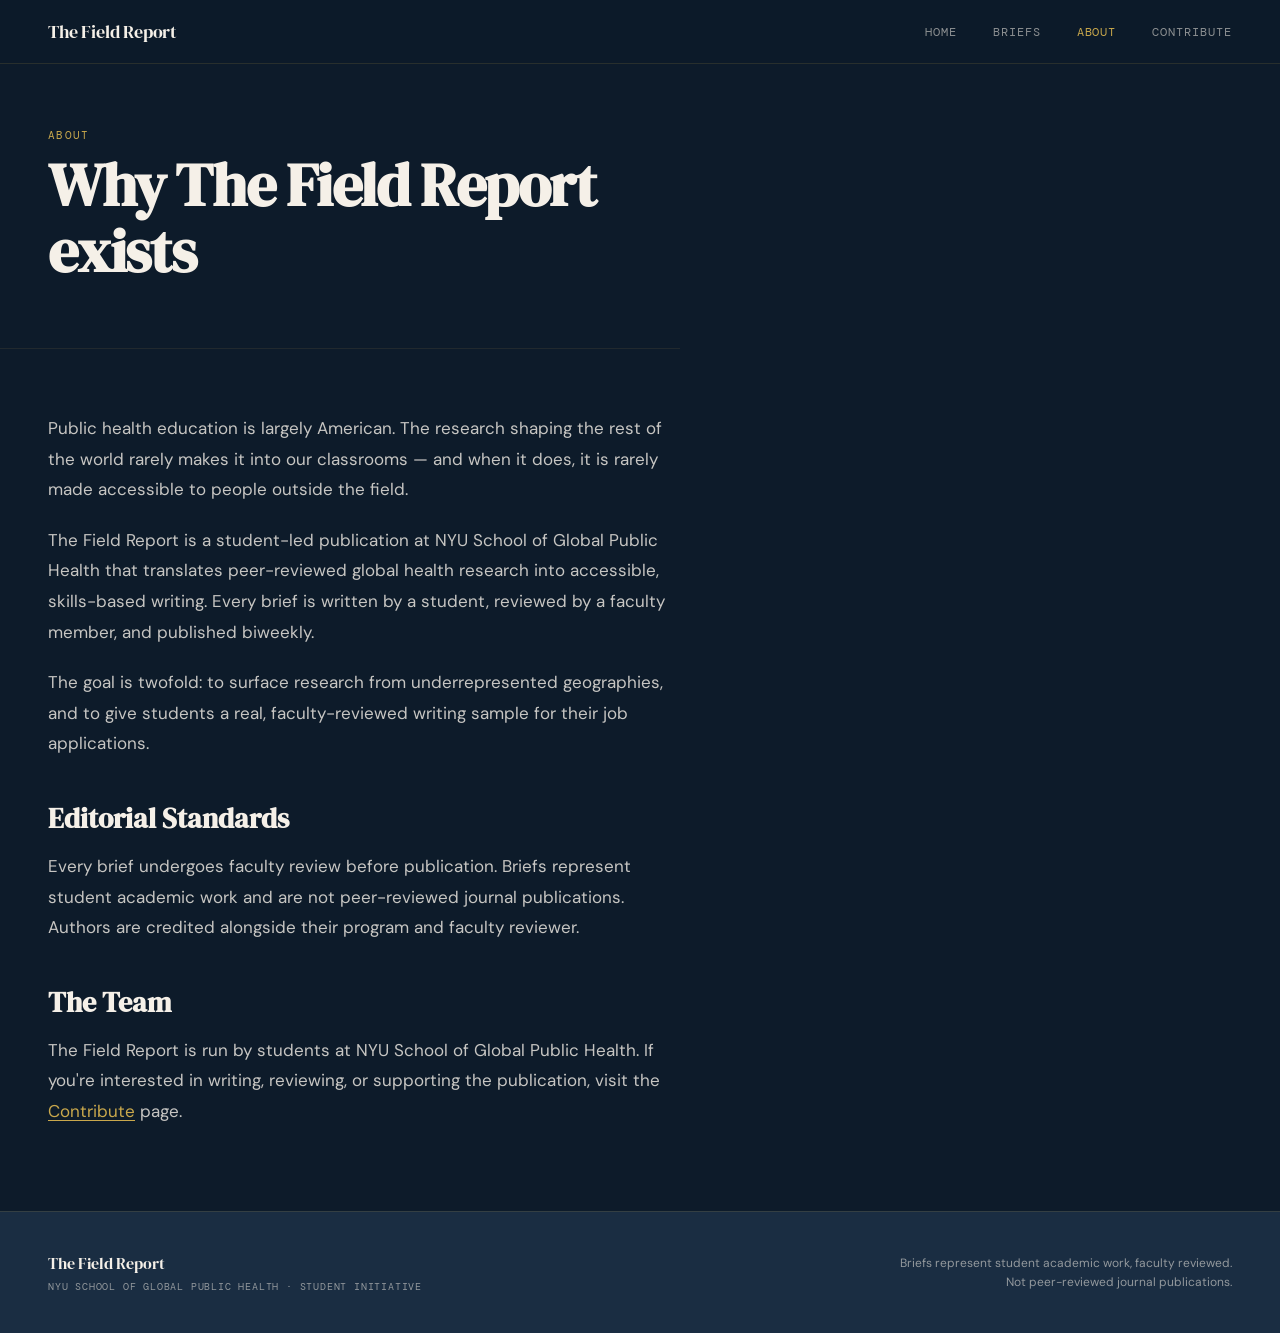
<file: about.html>
<!DOCTYPE html>
<html lang="en">
<head>
  <meta charset="utf-8">
  <meta name="viewport" content="width=device-width, initial-scale=1">
  <title>About — The Field Report</title>
  <link rel="preconnect" href="https://fonts.googleapis.com">
  <link href="https://fonts.googleapis.com/css2?family=DM+Serif+Display:ital@0;1&family=DM+Mono:wght@400;500&family=DM+Sans:wght@300;400;500&display=swap" rel="stylesheet">
  <link rel="stylesheet" href="css/style.css">
</head>
<body>

  <nav class="nav">
    <a href="index.html" class="nav-logo">The Field Report</a>
    <div class="nav-links">
      <a href="index.html" class="nav-link">Home</a>
      <a href="briefs.html" class="nav-link">Briefs</a>
      <a href="about.html" class="nav-link active">About</a>
      <a href="contribute.html" class="nav-link">Contribute</a>
    </div>
  </nav>

  <section class="page-hero">
    <span class="eyebrow">About</span>
    <h1>Why The Field Report exists</h1>
  </section>

  <section class="prose-section">
    <div class="prose">
      <p>Public health education is largely American. The research shaping the rest of the world rarely makes it into our classrooms — and when it does, it is rarely made accessible to people outside the field.</p>
      <p>The Field Report is a student-led publication at NYU School of Global Public Health that translates peer-reviewed global health research into accessible, skills-based writing. Every brief is written by a student, reviewed by a faculty member, and published biweekly.</p>
      <p>The goal is twofold: to surface research from underrepresented geographies, and to give students a real, faculty-reviewed writing sample for their job applications.</p>

      <h2>Editorial Standards</h2>
      <p>Every brief undergoes faculty review before publication. Briefs represent student academic work and are not peer-reviewed journal publications. Authors are credited alongside their program and faculty reviewer.</p>

      <h2>The Team</h2>
      <p>The Field Report is run by students at NYU School of Global Public Health. If you're interested in writing, reviewing, or supporting the publication, visit the <a href="contribute.html">Contribute</a> page.</p>
    </div>
  </section>

  <footer class="footer">
    <div class="footer-left">
      <span class="footer-logo">The Field Report</span>
      <span class="footer-sub">NYU School of Global Public Health · Student Initiative</span>
    </div>
    <div class="footer-right">
      <p>Briefs represent student academic work, faculty reviewed.<br>Not peer-reviewed journal publications.</p>
    </div>
  </footer>

</body>
</html>
</file>
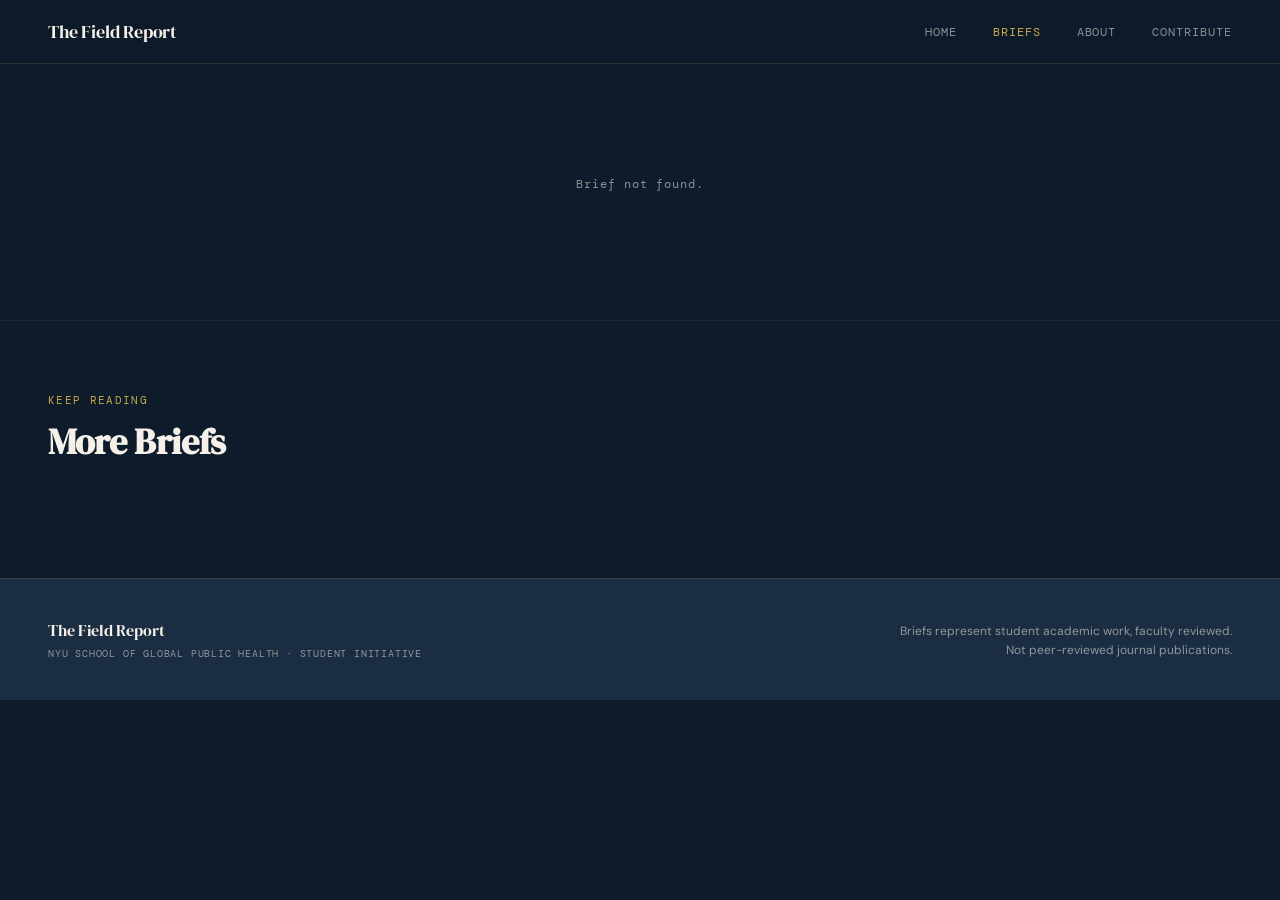
<file: article.html>
<!DOCTYPE html>
<html lang="en">
<head>
  <meta charset="utf-8">
  <meta name="viewport" content="width=device-width, initial-scale=1">
  <title>Brief — The Field Report</title>
  <link rel="preconnect" href="https://fonts.googleapis.com">
  <link href="https://fonts.googleapis.com/css2?family=DM+Serif+Display:ital@0;1&family=DM+Mono:wght@400;500&family=DM+Sans:wght@300;400;500&display=swap" rel="stylesheet">
  <link rel="stylesheet" href="css/style.css">
</head>
<body>

  <nav class="nav">
    <a href="index.html" class="nav-logo">The Field Report</a>
    <div class="nav-links">
      <a href="index.html" class="nav-link">Home</a>
      <a href="briefs.html" class="nav-link active">Briefs</a>
      <a href="about.html" class="nav-link">About</a>
      <a href="contribute.html" class="nav-link">Contribute</a>
    </div>
  </nav>

  <article class="article-page" id="article-content">
    <div class="loading-state">Loading brief...</div>
  </article>

  <section class="related-section">
    <div class="section-header">
      <span class="eyebrow">Keep Reading</span>
      <h2>More Briefs</h2>
    </div>
    <div class="briefs-grid" id="related-briefs"></div>
  </section>

  <footer class="footer">
    <div class="footer-left">
      <span class="footer-logo">The Field Report</span>
      <span class="footer-sub">NYU School of Global Public Health · Student Initiative</span>
    </div>
    <div class="footer-right">
      <p>Briefs represent student academic work, faculty reviewed.<br>Not peer-reviewed journal publications.</p>
    </div>
  </footer>

  <script src="js/notion.js"></script>
  <script src="js/article.js"></script>
</body>
</html>
</file>
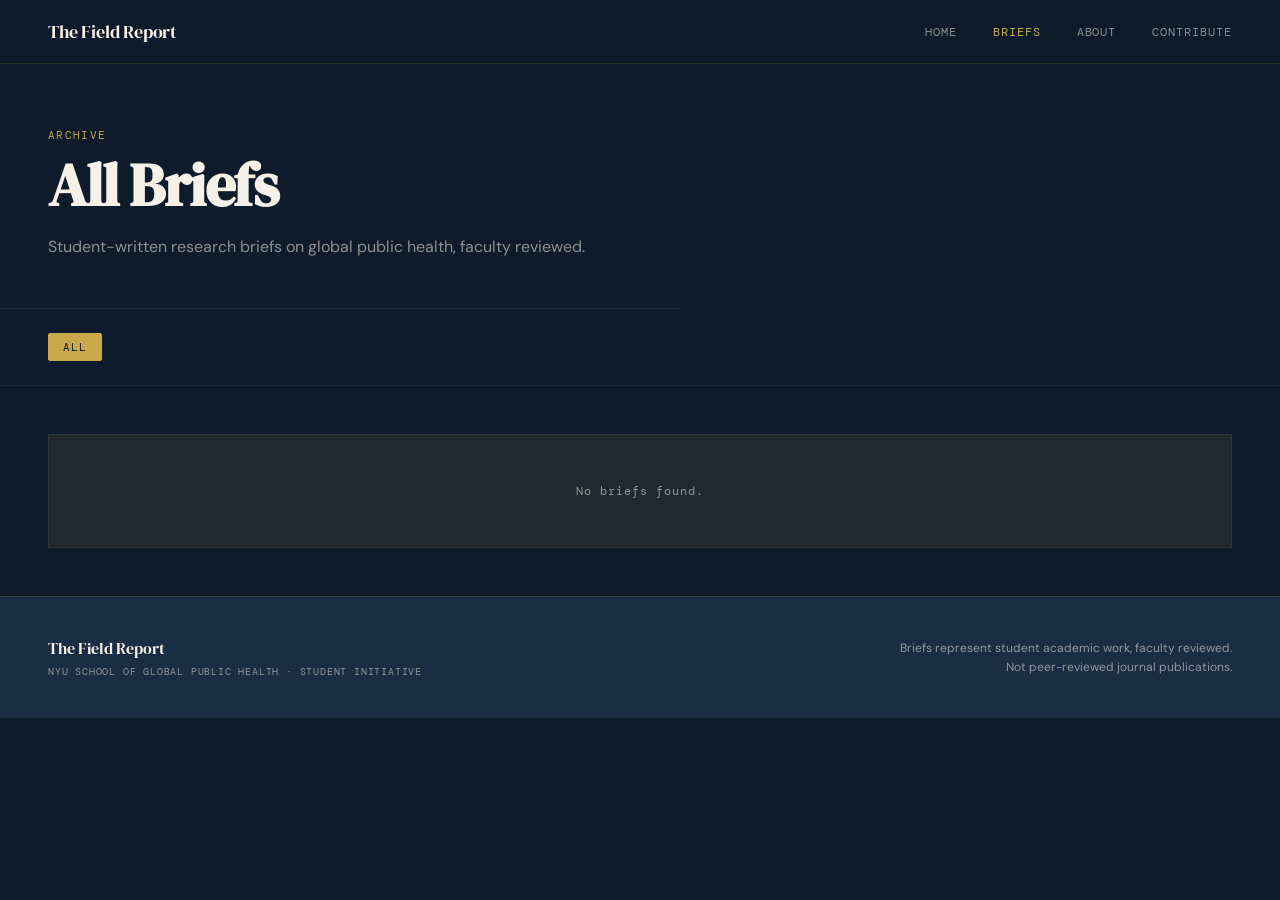
<file: briefs.html>
<!DOCTYPE html>
<html lang="en">
<head>
  <meta charset="utf-8">
  <meta name="viewport" content="width=device-width, initial-scale=1">
  <title>Briefs — The Field Report</title>
  <link rel="preconnect" href="https://fonts.googleapis.com">
  <link href="https://fonts.googleapis.com/css2?family=DM+Serif+Display:ital@0;1&family=DM+Mono:wght@400;500&family=DM+Sans:wght@300;400;500&display=swap" rel="stylesheet">
  <link rel="stylesheet" href="css/style.css">
</head>
<body>

  <nav class="nav">
    <a href="index.html" class="nav-logo">The Field Report</a>
    <div class="nav-links">
      <a href="index.html" class="nav-link">Home</a>
      <a href="briefs.html" class="nav-link active">Briefs</a>
      <a href="about.html" class="nav-link">About</a>
      <a href="contribute.html" class="nav-link">Contribute</a>
    </div>
  </nav>

  <section class="page-hero">
    <span class="eyebrow">Archive</span>
    <h1>All Briefs</h1>
    <p>Student-written research briefs on global public health, faculty reviewed.</p>
  </section>

  <!-- TAG FILTER -->
  <section class="filter-section">
    <div class="filter-bar" id="tag-filters">
      <button class="tag-btn active" data-tag="all">All</button>
    </div>
  </section>

  <!-- BRIEFS LIST -->
  <section class="briefs-list-section">
    <div class="briefs-list" id="briefs-list">
      <div class="loading-state">Loading briefs...</div>
    </div>
  </section>

  <footer class="footer">
    <div class="footer-left">
      <span class="footer-logo">The Field Report</span>
      <span class="footer-sub">NYU School of Global Public Health · Student Initiative</span>
    </div>
    <div class="footer-right">
      <p>Briefs represent student academic work, faculty reviewed.<br>Not peer-reviewed journal publications.</p>
    </div>
  </footer>

  <script src="js/notion.js"></script>
  <script src="js/briefs.js"></script>
</body>
</html>
</file>
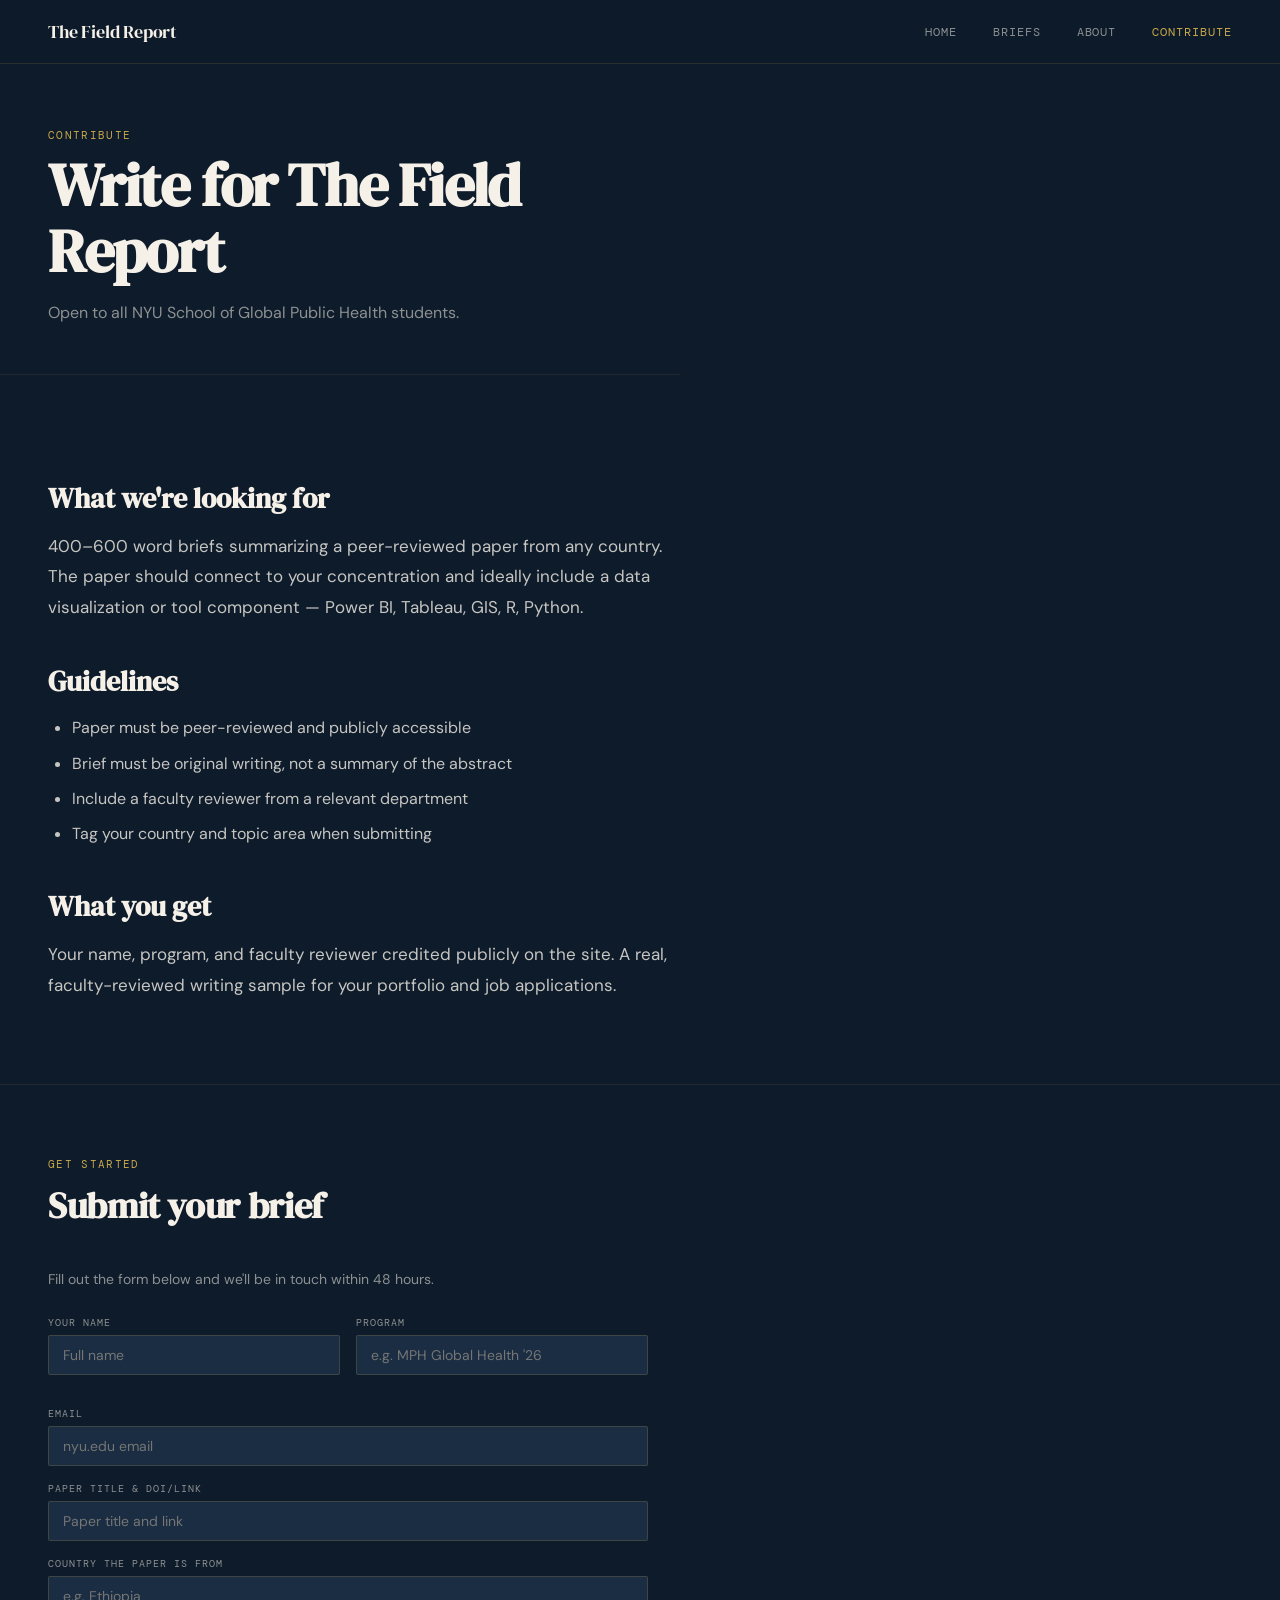
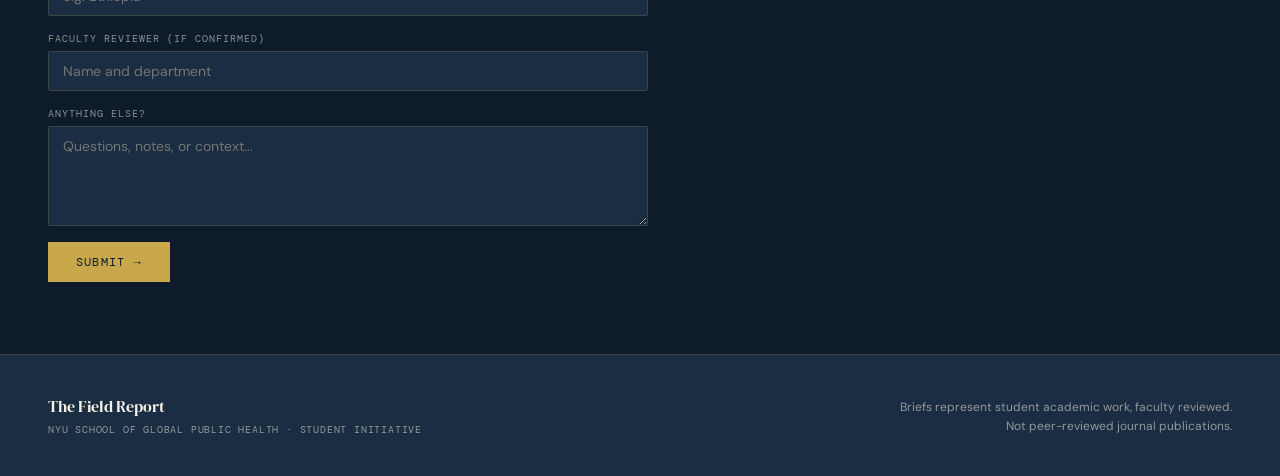
<file: contribute.html>
<!DOCTYPE html>
<html lang="en">
<head>
  <meta charset="utf-8">
  <meta name="viewport" content="width=device-width, initial-scale=1">
  <title>Contribute — The Field Report</title>
  <link rel="preconnect" href="https://fonts.googleapis.com">
  <link href="https://fonts.googleapis.com/css2?family=DM+Serif+Display:ital@0;1&family=DM+Mono:wght@400;500&family=DM+Sans:wght@300;400;500&display=swap" rel="stylesheet">
  <link rel="stylesheet" href="css/style.css">
</head>
<body>

  <nav class="nav">
    <a href="index.html" class="nav-logo">The Field Report</a>
    <div class="nav-links">
      <a href="index.html" class="nav-link">Home</a>
      <a href="briefs.html" class="nav-link">Briefs</a>
      <a href="about.html" class="nav-link">About</a>
      <a href="contribute.html" class="nav-link active">Contribute</a>
    </div>
  </nav>

  <section class="page-hero">
    <span class="eyebrow">Contribute</span>
    <h1>Write for The Field Report</h1>
    <p>Open to all NYU School of Global Public Health students.</p>
  </section>

  <section class="prose-section">
    <div class="prose">
      <h2>What we're looking for</h2>
      <p>400–600 word briefs summarizing a peer-reviewed paper from any country. The paper should connect to your concentration and ideally include a data visualization or tool component — Power BI, Tableau, GIS, R, Python.</p>

      <h2>Guidelines</h2>
      <ul>
        <li>Paper must be peer-reviewed and publicly accessible</li>
        <li>Brief must be original writing, not a summary of the abstract</li>
        <li>Include a faculty reviewer from a relevant department</li>
        <li>Tag your country and topic area when submitting</li>
      </ul>

      <h2>What you get</h2>
      <p>Your name, program, and faculty reviewer credited publicly on the site. A real, faculty-reviewed writing sample for your portfolio and job applications.</p>
    </div>
  </section>

  <section class="contribute-form-section">
    <div class="section-header">
      <span class="eyebrow">Get Started</span>
      <h2>Submit your brief</h2>
    </div>
    <div class="contribute-form-wrap">
      <p class="form-note">Fill out the form below and we'll be in touch within 48 hours.</p>
      <!-- Replace action URL with your Google Form formResponse URL -->
      <form action="https://docs.google.com/forms/d/e/1FAIpQLSd5t-Gsx5e2w-T3_eV_9Gid4GTOOzq692KI-32-90ukHOesVw/formResponse" method="POST" target="_blank">
        <div class="form-row">
          <div class="form-field">
            <label>Your Name</label>
            <input type="text" name="entry.2021635960" placeholder="Full name" required>
          </div>
          <div class="form-field">
            <label>Program</label>
            <input type="text" name="entry.1716487886" placeholder="e.g. MPH Global Health '26">
          </div>
        </div>
        <div class="form-field">
          <label>Email</label>
          <input type="email" name="entry.1708021913" placeholder="nyu.edu email" required>
        </div>
        <div class="form-field">
          <label>Paper Title & DOI/Link</label>
          <input type="text" name="entry.799396265" placeholder="Paper title and link">
        </div>
        <div class="form-field">
          <label>Country the paper is from</label>
          <input type="text" name="entry.1947578738" placeholder="e.g. Ethiopia">
        </div>
        <div class="form-field">
          <label>Faculty Reviewer (if confirmed)</label>
          <input type="text" name="entry.1140676611" placeholder="Name and department">
        </div>
        <div class="form-field">
          <label>Anything else?</label>
          <textarea name="entry.802247394" placeholder="Questions, notes, or context..."></textarea>
        </div>
        <button type="submit" class="btn btn-primary">Submit →</button>
      </form>
    </div>
  </section>

  <footer class="footer">
    <div class="footer-left">
      <span class="footer-logo">The Field Report</span>
      <span class="footer-sub">NYU School of Global Public Health · Student Initiative</span>
    </div>
    <div class="footer-right">
      <p>Briefs represent student academic work, faculty reviewed.<br>Not peer-reviewed journal publications.</p>
    </div>
  </footer>

</body>
</html>
</file>
<file: css/style.css>
/* ============================================
   THE FIELD REPORT — STYLESHEET
   ============================================ */

:root {
  --navy: #0D1B2A;
  --navy-mid: #1a2d42;
  --navy-light: #243447;
  --cream: #F5F0E8;
  --cream-mid: #EDE7D9;
  --cream-dark: #D9D0BE;
  --gold: #C9A84C;
  --gold-light: #E2C47A;
  --text: #F5F0E8;
  --text-muted: rgba(245,240,232,0.55);
  --text-dark: #0D1B2A;
  --serif: 'DM Serif Display', Georgia, serif;
  --sans: 'DM Sans', system-ui, sans-serif;
  --mono: 'DM Mono', monospace;
  --radius: 2px;
  --nav-h: 64px;
}

*, *::before, *::after { box-sizing: border-box; margin: 0; padding: 0; }

html { scroll-behavior: smooth; }

body {
  font-family: var(--sans);
  background: var(--navy);
  color: var(--text);
  -webkit-font-smoothing: antialiased;
  min-height: 100vh;
}

a { color: inherit; text-decoration: none; }
::selection { background: var(--gold); color: var(--navy); }

/* ============================================
   NAV
   ============================================ */
.nav {
  position: fixed;
  top: 0; left: 0; right: 0;
  height: var(--nav-h);
  background: rgba(13, 27, 42, 0.95);
  backdrop-filter: blur(12px);
  border-bottom: 1px solid rgba(201,168,76,0.15);
  display: flex;
  align-items: center;
  justify-content: space-between;
  padding: 0 48px;
  z-index: 100;
}

.nav-logo {
  font-family: var(--serif);
  font-size: 18px;
  color: var(--cream);
  letter-spacing: -0.01em;
}

.nav-links {
  display: flex;
  gap: 36px;
}

.nav-link {
  font-family: var(--mono);
  font-size: 12px;
  letter-spacing: 0.08em;
  text-transform: uppercase;
  color: var(--text-muted);
  transition: color 0.2s;
}

.nav-link:hover, .nav-link.active {
  color: var(--gold);
}

/* ============================================
   HERO
   ============================================ */
.hero {
  padding: calc(var(--nav-h) + 80px) 48px 80px;
  max-width: 760px;
}

.hero-eyebrow {
  font-family: var(--mono);
  font-size: 11px;
  letter-spacing: 0.12em;
  text-transform: uppercase;
  color: var(--gold);
  display: block;
  margin-bottom: 24px;
}

.hero-headline {
  font-family: var(--serif);
  font-size: clamp(52px, 7vw, 88px);
  line-height: 1.0;
  color: var(--cream);
  margin-bottom: 20px;
  letter-spacing: -0.02em;
}

.hero-headline em {
  font-style: italic;
  color: var(--gold);
}

.hero-sub {
  font-size: 16px;
  color: var(--text-muted);
  margin-bottom: 20px;
  font-weight: 300;
  letter-spacing: 0.01em;
}

.hero-body {
  font-size: 16px;
  line-height: 1.7;
  color: rgba(245,240,232,0.75);
  max-width: 580px;
  margin-bottom: 36px;
}

.hero-actions {
  display: flex;
  gap: 16px;
  flex-wrap: wrap;
}

/* ============================================
   BUTTONS
   ============================================ */
.btn {
  font-family: var(--mono);
  font-size: 12px;
  letter-spacing: 0.1em;
  text-transform: uppercase;
  padding: 12px 28px;
  border: none;
  cursor: pointer;
  transition: all 0.2s;
  display: inline-block;
}

.btn-primary {
  background: var(--gold);
  color: var(--navy);
}

.btn-primary:hover {
  background: var(--gold-light);
}

.btn-ghost {
  background: transparent;
  color: var(--cream);
  border: 1px solid rgba(245,240,232,0.25);
}

.btn-ghost:hover {
  border-color: var(--gold);
  color: var(--gold);
}

/* ============================================
   STATS
   ============================================ */
.stats {
  display: flex;
  align-items: center;
  padding: 40px 48px;
  border-top: 1px solid rgba(201,168,76,0.15);
  border-bottom: 1px solid rgba(201,168,76,0.15);
  background: var(--navy-mid);
  gap: 0;
}

.stat-item {
  flex: 1;
  display: flex;
  flex-direction: column;
  align-items: center;
  gap: 6px;
}

.stat-num {
  font-family: var(--serif);
  font-size: 42px;
  color: var(--gold);
  line-height: 1;
}

.stat-label {
  font-family: var(--mono);
  font-size: 10px;
  letter-spacing: 0.1em;
  text-transform: uppercase;
  color: var(--text-muted);
}

.stat-divider {
  width: 1px;
  height: 48px;
  background: rgba(201,168,76,0.2);
}

/* ============================================
   SECTIONS
   ============================================ */
.section-header {
  margin-bottom: 40px;
  position: relative;
}

.eyebrow {
  font-family: var(--mono);
  font-size: 11px;
  letter-spacing: 0.12em;
  text-transform: uppercase;
  color: var(--gold);
  display: block;
  margin-bottom: 10px;
}

.section-header h2 {
  font-family: var(--serif);
  font-size: 36px;
  color: var(--cream);
  letter-spacing: -0.01em;
}

.section-link {
  font-family: var(--mono);
  font-size: 12px;
  letter-spacing: 0.08em;
  color: var(--gold);
  display: inline-block;
  margin-top: 10px;
  transition: opacity 0.2s;
}

.section-link:hover { opacity: 0.7; }

/* ============================================
   MAP
   ============================================ */
.map-section {
  padding: 72px 48px;
  border-bottom: 1px solid rgba(201,168,76,0.1);
}

.map-container {
  border: 1px solid rgba(201,168,76,0.2);
  overflow: hidden;
  height: 420px;
}

.map-container iframe {
  width: 100%;
  height: 100%;
  border: none;
  display: block;
}

/* ============================================
   BRIEFS GRID (homepage latest)
   ============================================ */
.latest-section {
  padding: 72px 48px;
  border-bottom: 1px solid rgba(201,168,76,0.1);
}

.briefs-grid {
  display: grid;
  grid-template-columns: repeat(auto-fill, minmax(300px, 1fr));
  gap: 24px;
}

.brief-card {
  background: var(--navy-mid);
  border: 1px solid rgba(201,168,76,0.12);
  padding: 28px;
  cursor: pointer;
  transition: border-color 0.2s, transform 0.2s;
  display: block;
  text-decoration: none;
}

.brief-card:hover {
  border-color: var(--gold);
  transform: translateY(-2px);
}

.brief-card-tags {
  display: flex;
  flex-wrap: wrap;
  gap: 6px;
  margin-bottom: 14px;
}

.tag {
  font-family: var(--mono);
  font-size: 10px;
  letter-spacing: 0.08em;
  text-transform: uppercase;
  background: rgba(201,168,76,0.12);
  color: var(--gold);
  padding: 3px 8px;
  border-radius: var(--radius);
}

.brief-card-title {
  font-family: var(--serif);
  font-size: 20px;
  color: var(--cream);
  margin-bottom: 10px;
  line-height: 1.3;
}

.brief-card-excerpt {
  font-size: 14px;
  color: var(--text-muted);
  line-height: 1.6;
  margin-bottom: 18px;
}

.brief-card-meta {
  display: flex;
  justify-content: space-between;
  align-items: center;
  font-family: var(--mono);
  font-size: 11px;
  color: var(--text-muted);
  border-top: 1px solid rgba(245,240,232,0.08);
  padding-top: 14px;
}

.brief-card-country {
  color: var(--gold-light);
}

/* ============================================
   BRIEFS LIST PAGE
   ============================================ */
.filter-section {
  padding: 24px 48px;
  border-bottom: 1px solid rgba(201,168,76,0.1);
  position: sticky;
  top: var(--nav-h);
  background: var(--navy);
  z-index: 50;
}

.filter-bar {
  display: flex;
  gap: 8px;
  flex-wrap: wrap;
}

.tag-btn {
  font-family: var(--mono);
  font-size: 11px;
  letter-spacing: 0.08em;
  text-transform: uppercase;
  padding: 6px 14px;
  background: transparent;
  border: 1px solid rgba(201,168,76,0.2);
  color: var(--text-muted);
  cursor: pointer;
  transition: all 0.2s;
  border-radius: var(--radius);
}

.tag-btn:hover, .tag-btn.active {
  background: var(--gold);
  color: var(--navy);
  border-color: var(--gold);
}

.briefs-list-section {
  padding: 48px;
}

.briefs-list {
  display: flex;
  flex-direction: column;
  gap: 1px;
  background: rgba(201,168,76,0.1);
  border: 1px solid rgba(201,168,76,0.1);
}

.brief-row {
  background: var(--navy);
  padding: 28px 32px;
  display: grid;
  grid-template-columns: 1fr auto;
  gap: 24px;
  align-items: center;
  cursor: pointer;
  transition: background 0.15s;
  text-decoration: none;
  color: inherit;
}

.brief-row:hover {
  background: var(--navy-mid);
}

.brief-row-left {}

.brief-row-tags {
  display: flex;
  gap: 6px;
  margin-bottom: 8px;
  flex-wrap: wrap;
}

.brief-row-title {
  font-family: var(--serif);
  font-size: 22px;
  color: var(--cream);
  margin-bottom: 6px;
  line-height: 1.3;
}

.brief-row-meta {
  font-family: var(--mono);
  font-size: 11px;
  color: var(--text-muted);
  display: flex;
  gap: 16px;
}

.brief-row-right {
  font-family: var(--mono);
  font-size: 11px;
  color: var(--gold);
  white-space: nowrap;
  text-align: right;
}

/* ============================================
   ARTICLE PAGE
   ============================================ */
.article-page {
  max-width: 720px;
  margin: 0 auto;
  padding: calc(var(--nav-h) + 64px) 48px 80px;
}

.article-eyebrow {
  font-family: var(--mono);
  font-size: 11px;
  letter-spacing: 0.12em;
  text-transform: uppercase;
  color: var(--gold);
  display: block;
  margin-bottom: 20px;
}

.article-title {
  font-family: var(--serif);
  font-size: clamp(32px, 5vw, 52px);
  color: var(--cream);
  line-height: 1.1;
  margin-bottom: 20px;
  letter-spacing: -0.02em;
}

.article-tags {
  display: flex;
  flex-wrap: wrap;
  gap: 8px;
  margin-bottom: 24px;
}

.article-byline {
  display: flex;
  gap: 32px;
  padding: 20px 0;
  border-top: 1px solid rgba(201,168,76,0.15);
  border-bottom: 1px solid rgba(201,168,76,0.15);
  margin-bottom: 48px;
}

.byline-item {
  display: flex;
  flex-direction: column;
  gap: 4px;
}

.byline-label {
  font-family: var(--mono);
  font-size: 10px;
  letter-spacing: 0.1em;
  text-transform: uppercase;
  color: var(--text-muted);
}

.byline-value {
  font-size: 14px;
  color: var(--cream);
  font-weight: 500;
}

.article-body {
  font-size: 17px;
  line-height: 1.8;
  color: rgba(245,240,232,0.85);
}

.article-body p {
  margin-bottom: 24px;
}

.article-body h2 {
  font-family: var(--serif);
  font-size: 26px;
  color: var(--cream);
  margin: 40px 0 16px;
}

.article-body h3 {
  font-size: 18px;
  font-weight: 600;
  color: var(--cream);
  margin: 32px 0 12px;
}

.article-body a {
  color: var(--gold);
  text-decoration: underline;
  text-underline-offset: 3px;
}

.article-body ul, .article-body ol {
  margin: 0 0 24px 24px;
}

.article-body li {
  margin-bottom: 8px;
}

.article-body blockquote {
  border-left: 3px solid var(--gold);
  padding-left: 20px;
  margin: 32px 0;
  color: var(--text-muted);
  font-style: italic;
}

.related-section {
  padding: 72px 48px;
  border-top: 1px solid rgba(201,168,76,0.1);
}

/* ============================================
   PAGE HERO (inner pages)
   ============================================ */
.page-hero {
  padding: calc(var(--nav-h) + 64px) 48px 48px;
  border-bottom: 1px solid rgba(201,168,76,0.1);
  max-width: 680px;
}

.page-hero h1 {
  font-family: var(--serif);
  font-size: clamp(36px, 5vw, 60px);
  color: var(--cream);
  letter-spacing: -0.02em;
  margin-bottom: 16px;
  line-height: 1.1;
}

.page-hero p {
  font-size: 16px;
  color: var(--text-muted);
  line-height: 1.6;
}

/* ============================================
   PROSE (about page)
   ============================================ */
.prose-section {
  padding: 64px 48px;
  max-width: 720px;
}

.prose p {
  font-size: 17px;
  line-height: 1.8;
  color: rgba(245,240,232,0.8);
  margin-bottom: 20px;
}

.prose h2 {
  font-family: var(--serif);
  font-size: 28px;
  color: var(--cream);
  margin: 40px 0 14px;
}

.prose ul {
  margin: 0 0 20px 24px;
}

.prose li {
  font-size: 16px;
  line-height: 1.7;
  color: rgba(245,240,232,0.8);
  margin-bottom: 8px;
}

.prose a {
  color: var(--gold);
  text-decoration: underline;
  text-underline-offset: 3px;
}

/* ============================================
   PROCESS
   ============================================ */
.process-section {
  padding: 72px 48px;
  background: var(--navy-mid);
  border-top: 1px solid rgba(201,168,76,0.1);
}

.process-grid {
  display: grid;
  grid-template-columns: repeat(auto-fill, minmax(220px, 1fr));
  gap: 32px;
}

.process-step {
  border-top: 1px solid rgba(201,168,76,0.3);
  padding-top: 20px;
}

.step-num {
  font-family: var(--mono);
  font-size: 11px;
  letter-spacing: 0.1em;
  color: var(--gold);
  display: block;
  margin-bottom: 12px;
}

.process-step h3 {
  font-family: var(--serif);
  font-size: 20px;
  color: var(--cream);
  margin-bottom: 10px;
}

.process-step p {
  font-size: 14px;
  color: var(--text-muted);
  line-height: 1.6;
}

/* ============================================
   CONTRIBUTE FORM
   ============================================ */
.contribute-form-section {
  padding: 72px 48px;
  border-top: 1px solid rgba(201,168,76,0.1);
}

.contribute-form-wrap {
  max-width: 600px;
}

.form-note {
  font-size: 14px;
  color: var(--text-muted);
  margin-bottom: 28px;
}

.form-row {
  display: grid;
  grid-template-columns: 1fr 1fr;
  gap: 16px;
  margin-bottom: 16px;
}

.form-field {
  margin-bottom: 16px;
  display: flex;
  flex-direction: column;
  gap: 6px;
}

.form-field label {
  font-family: var(--mono);
  font-size: 10px;
  letter-spacing: 0.1em;
  text-transform: uppercase;
  color: var(--text-muted);
}

.form-field input, .form-field textarea {
  background: var(--navy-mid);
  border: 1px solid rgba(201,168,76,0.2);
  color: var(--cream);
  font-family: var(--sans);
  font-size: 14px;
  padding: 10px 14px;
  outline: none;
  border-radius: var(--radius);
  transition: border-color 0.2s;
}

.form-field input:focus, .form-field textarea:focus {
  border-color: var(--gold);
}

.form-field textarea {
  min-height: 100px;
  resize: vertical;
}

/* ============================================
   LOADING / EMPTY STATES
   ============================================ */
.loading-state {
  font-family: var(--mono);
  font-size: 12px;
  letter-spacing: 0.08em;
  color: var(--text-muted);
  padding: 48px;
  text-align: center;
}

.empty-state {
  font-family: var(--mono);
  font-size: 12px;
  color: var(--text-muted);
  padding: 48px;
  text-align: center;
  grid-column: 1 / -1;
}

/* ============================================
   FOOTER
   ============================================ */
.footer {
  padding: 40px 48px;
  border-top: 1px solid rgba(201,168,76,0.15);
  display: flex;
  justify-content: space-between;
  align-items: flex-end;
  background: var(--navy-mid);
  gap: 24px;
  flex-wrap: wrap;
}

.footer-left {
  display: flex;
  flex-direction: column;
  gap: 6px;
}

.footer-logo {
  font-family: var(--serif);
  font-size: 16px;
  color: var(--cream);
}

.footer-sub {
  font-family: var(--mono);
  font-size: 10px;
  letter-spacing: 0.08em;
  color: var(--text-muted);
  text-transform: uppercase;
}

.footer-right p {
  font-size: 12px;
  color: var(--text-muted);
  line-height: 1.6;
  text-align: right;
}

/* ============================================
   RESPONSIVE
   ============================================ */
@media (max-width: 768px) {
  .nav { padding: 0 24px; }
  .hero, .latest-section, .map-section, .process-section, .stats,
  .filter-section, .briefs-list-section, .page-hero, .prose-section,
  .contribute-form-section, .footer, .related-section { padding-left: 24px; padding-right: 24px; }
  .stats { flex-wrap: wrap; gap: 24px; }
  .stat-divider { display: none; }
  .form-row { grid-template-columns: 1fr; }
  .brief-row { grid-template-columns: 1fr; }
  .article-byline { flex-wrap: wrap; gap: 16px; }
  .article-page { padding-left: 24px; padding-right: 24px; }
  .footer-right p { text-align: left; }
}
</file>
